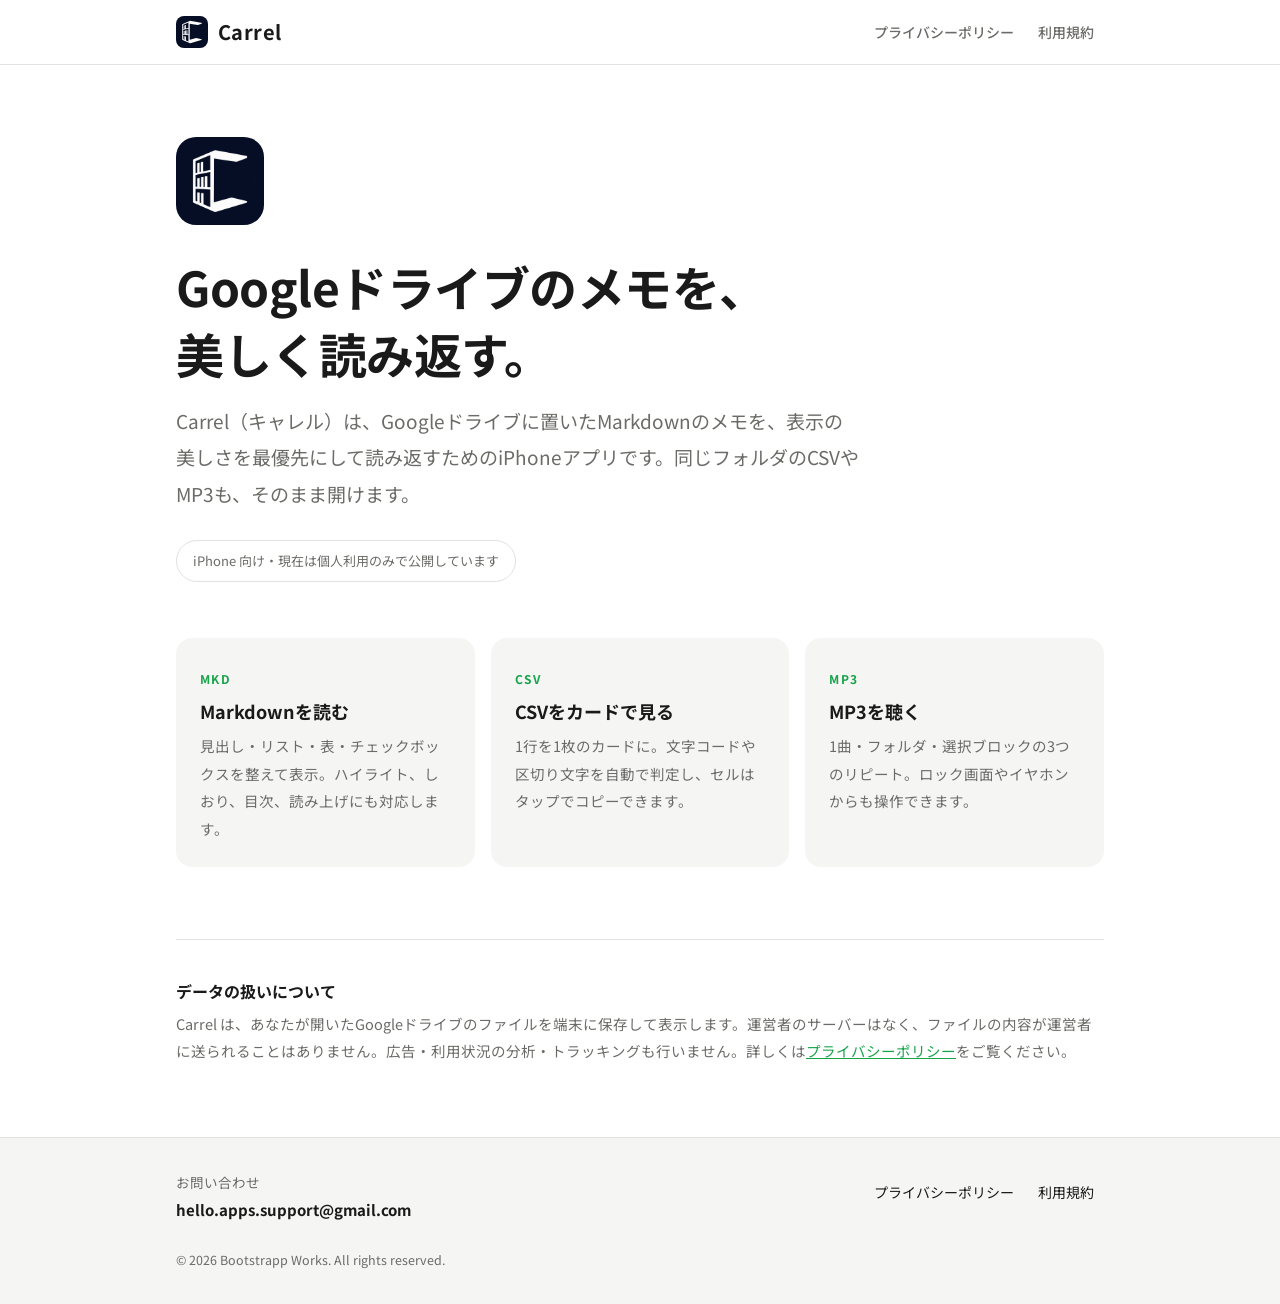
<file: index.html>
<!doctype html>
<html lang="ja">
<head>
<meta charset="utf-8">
<meta name="viewport" content="width=device-width, initial-scale=1, viewport-fit=cover">
<title>Carrel｜Googleドライブのメモを、美しく読み返す</title>
<meta name="description" content="Carrel（キャレル）は、Googleドライブに置いたMarkdownメモ・CSV・MP3を、読みやすさ最優先で開くiPhoneアプリです。">
<meta name="theme-color" content="#ffffff" media="(prefers-color-scheme: light)">
<meta name="theme-color" content="#0a0a0a" media="(prefers-color-scheme: dark)">
<link rel="icon" type="image/png" href="assets/icon.png">
<link rel="apple-touch-icon" href="assets/icon.png">
<meta property="og:type" content="website">
<meta property="og:site_name" content="Carrel">
<meta property="og:title" content="Carrel｜Googleドライブのメモを、美しく読み返す">
<meta property="og:description" content="Googleドライブに置いたMarkdownメモ・CSV・MP3を、読みやすさ最優先で開くiPhoneアプリ。">
<meta property="og:image" content="assets/icon.png">
<link rel="preconnect" href="https://fonts.googleapis.com">
<link rel="preconnect" href="https://fonts.gstatic.com" crossorigin>
<link href="https://fonts.googleapis.com/css2?family=Noto+Sans+JP:wght@400;500;700&amp;display=swap" rel="stylesheet">
<link rel="stylesheet" href="style.css">
</head>
<body>
<header class="site-header">
<div class="wrap">
<a class="brand" href="index.html"><img src="assets/icon.png" alt="">Carrel</a>
<nav class="nav" aria-label="メインメニュー">
<a href="privacy.html">プライバシーポリシー</a>
<a href="terms.html">利用規約</a>
</nav>
</div>
</header>

<main class="wrap">
<section class="hero">
<img class="hero-icon" src="assets/icon.png" alt="Carrel のアイコン">
<h1>Googleドライブのメモを、<br>美しく読み返す。</h1>
<p class="lead">Carrel（キャレル）は、Googleドライブに置いたMarkdownのメモを、表示の美しさを最優先にして読み返すためのiPhoneアプリです。同じフォルダのCSVやMP3も、そのまま開けます。</p>
<p class="badge">iPhone 向け・現在は個人利用のみで公開しています</p>
</section>

<section class="features" aria-label="主な機能">
<div class="feature">
<span class="tag">MKD</span>
<h2>Markdownを読む</h2>
<p>見出し・リスト・表・チェックボックスを整えて表示。ハイライト、しおり、目次、読み上げにも対応します。</p>
</div>
<div class="feature">
<span class="tag">CSV</span>
<h2>CSVをカードで見る</h2>
<p>1行を1枚のカードに。文字コードや区切り文字を自動で判定し、セルはタップでコピーできます。</p>
</div>
<div class="feature">
<span class="tag">MP3</span>
<h2>MP3を聴く</h2>
<p>1曲・フォルダ・選択ブロックの3つのリピート。ロック画面やイヤホンからも操作できます。</p>
</div>
</section>

<section class="note">
<h2>データの扱いについて</h2>
<p>Carrel は、あなたが開いたGoogleドライブのファイルを端末に保存して表示します。運営者のサーバーはなく、ファイルの内容が運営者に送られることはありません。広告・利用状況の分析・トラッキングも行いません。詳しくは<a href="privacy.html">プライバシーポリシー</a>をご覧ください。</p>
</section>
</main>

<footer class="site-footer">
<div class="wrap">
<div class="contact">お問い合わせ<strong>hello.apps.support@gmail.com</strong></div>
<nav aria-label="フッターメニュー">
<a href="privacy.html">プライバシーポリシー</a>
<a href="terms.html">利用規約</a>
</nav>
<p class="copy">© 2026 Bootstrapp Works. All rights reserved.</p>
</div>
</footer>
</body>
</html>
</file>
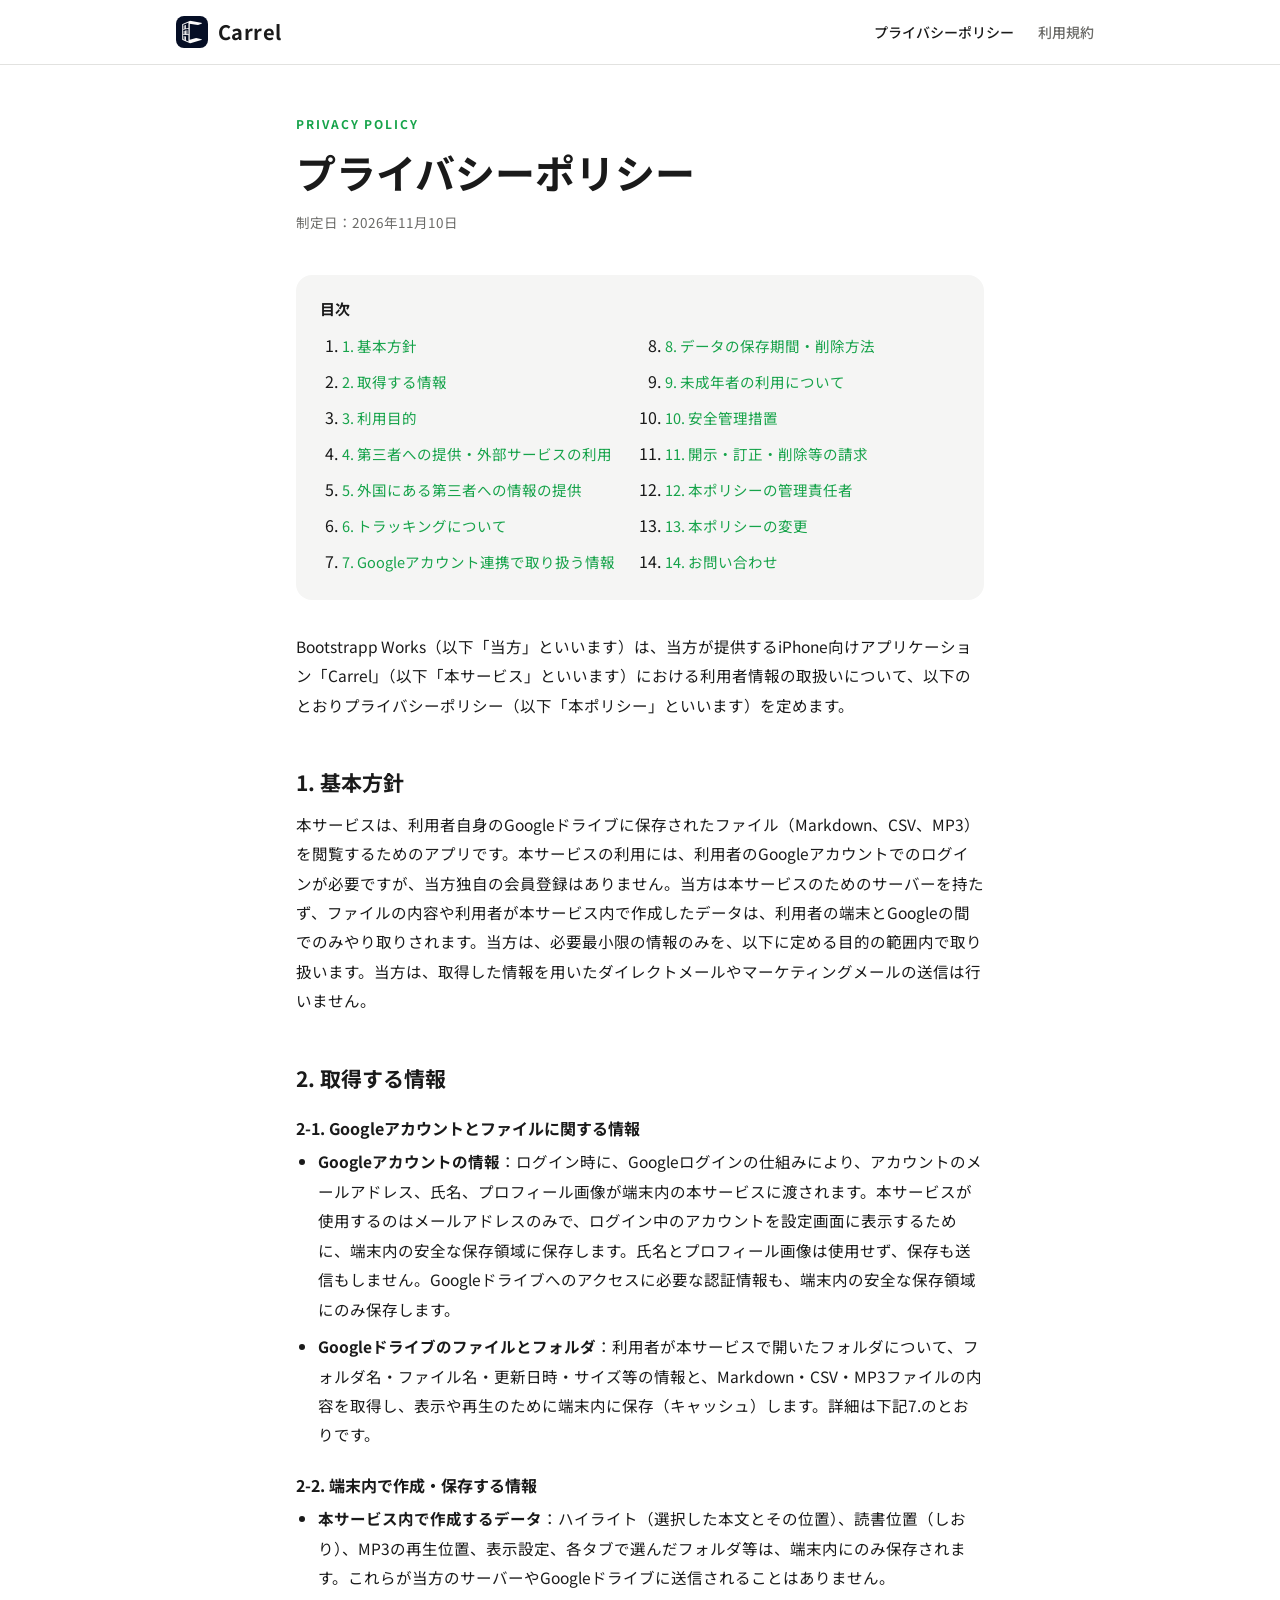
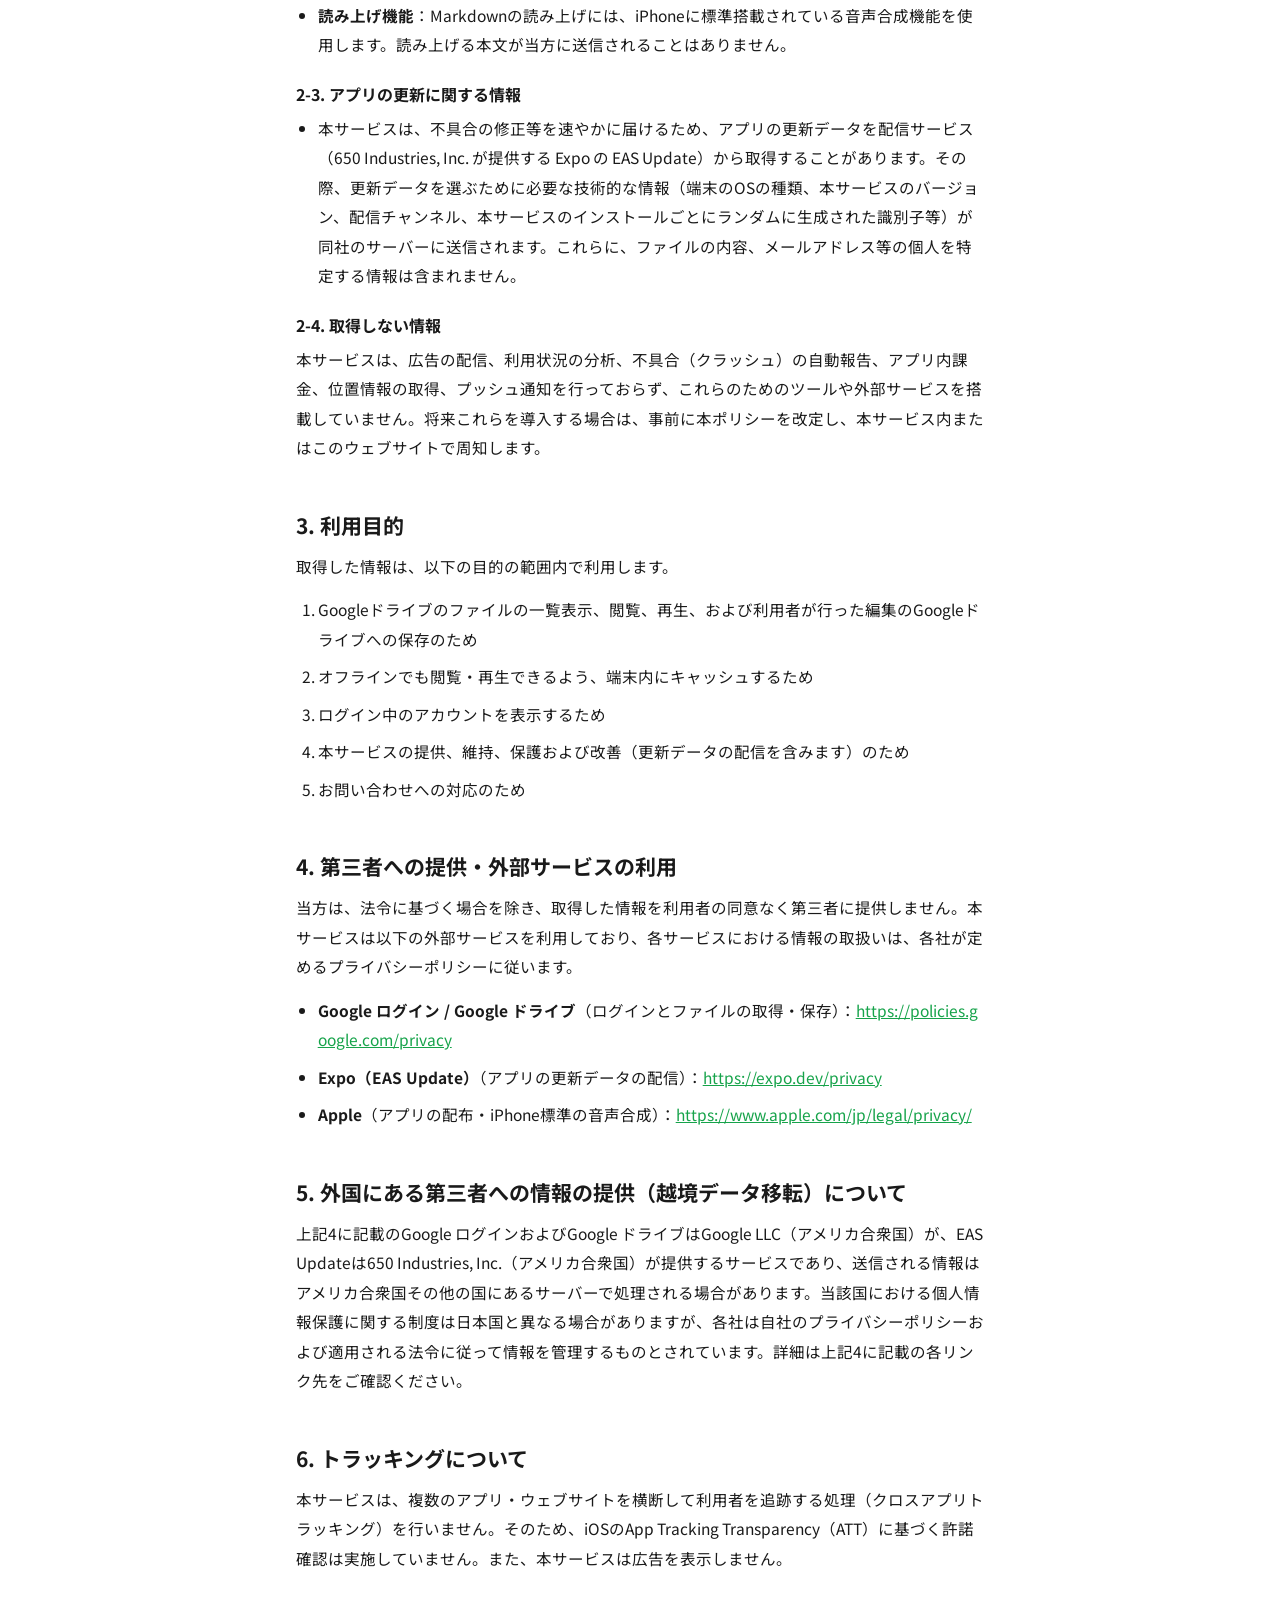
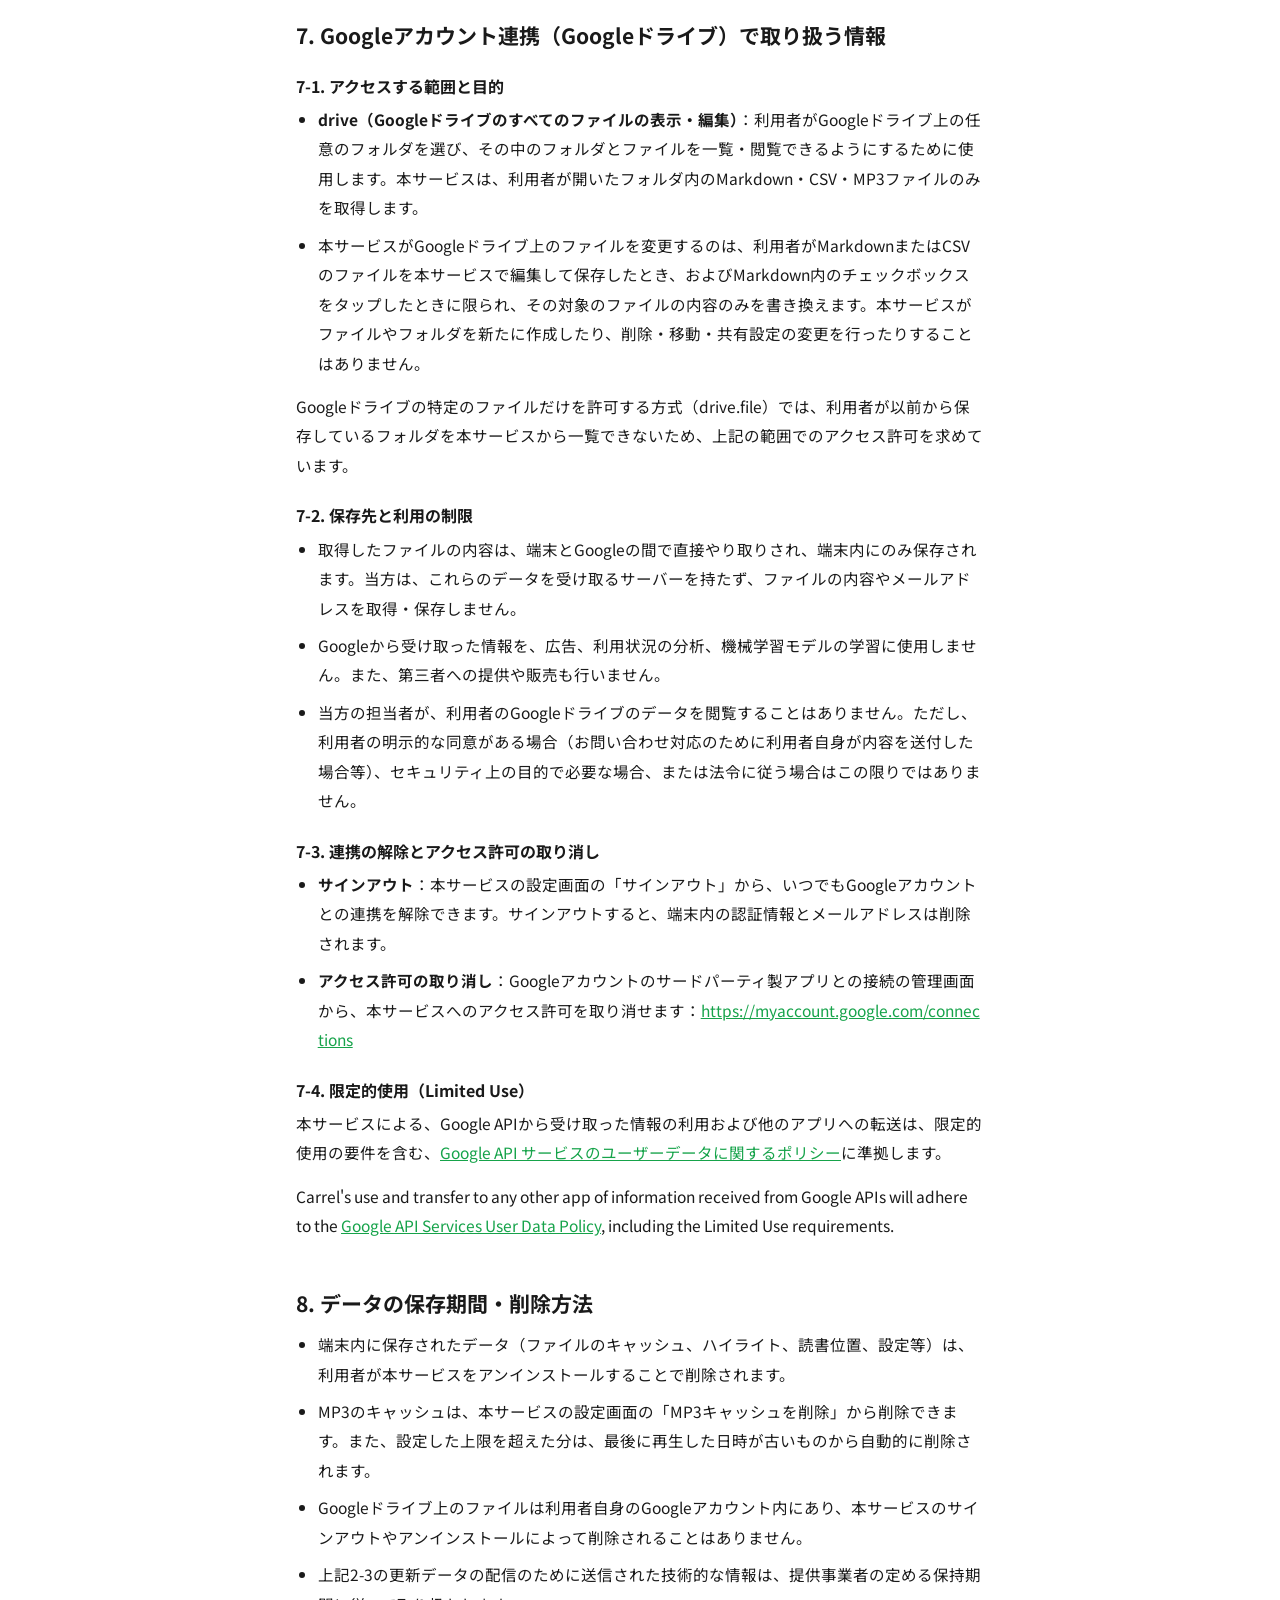
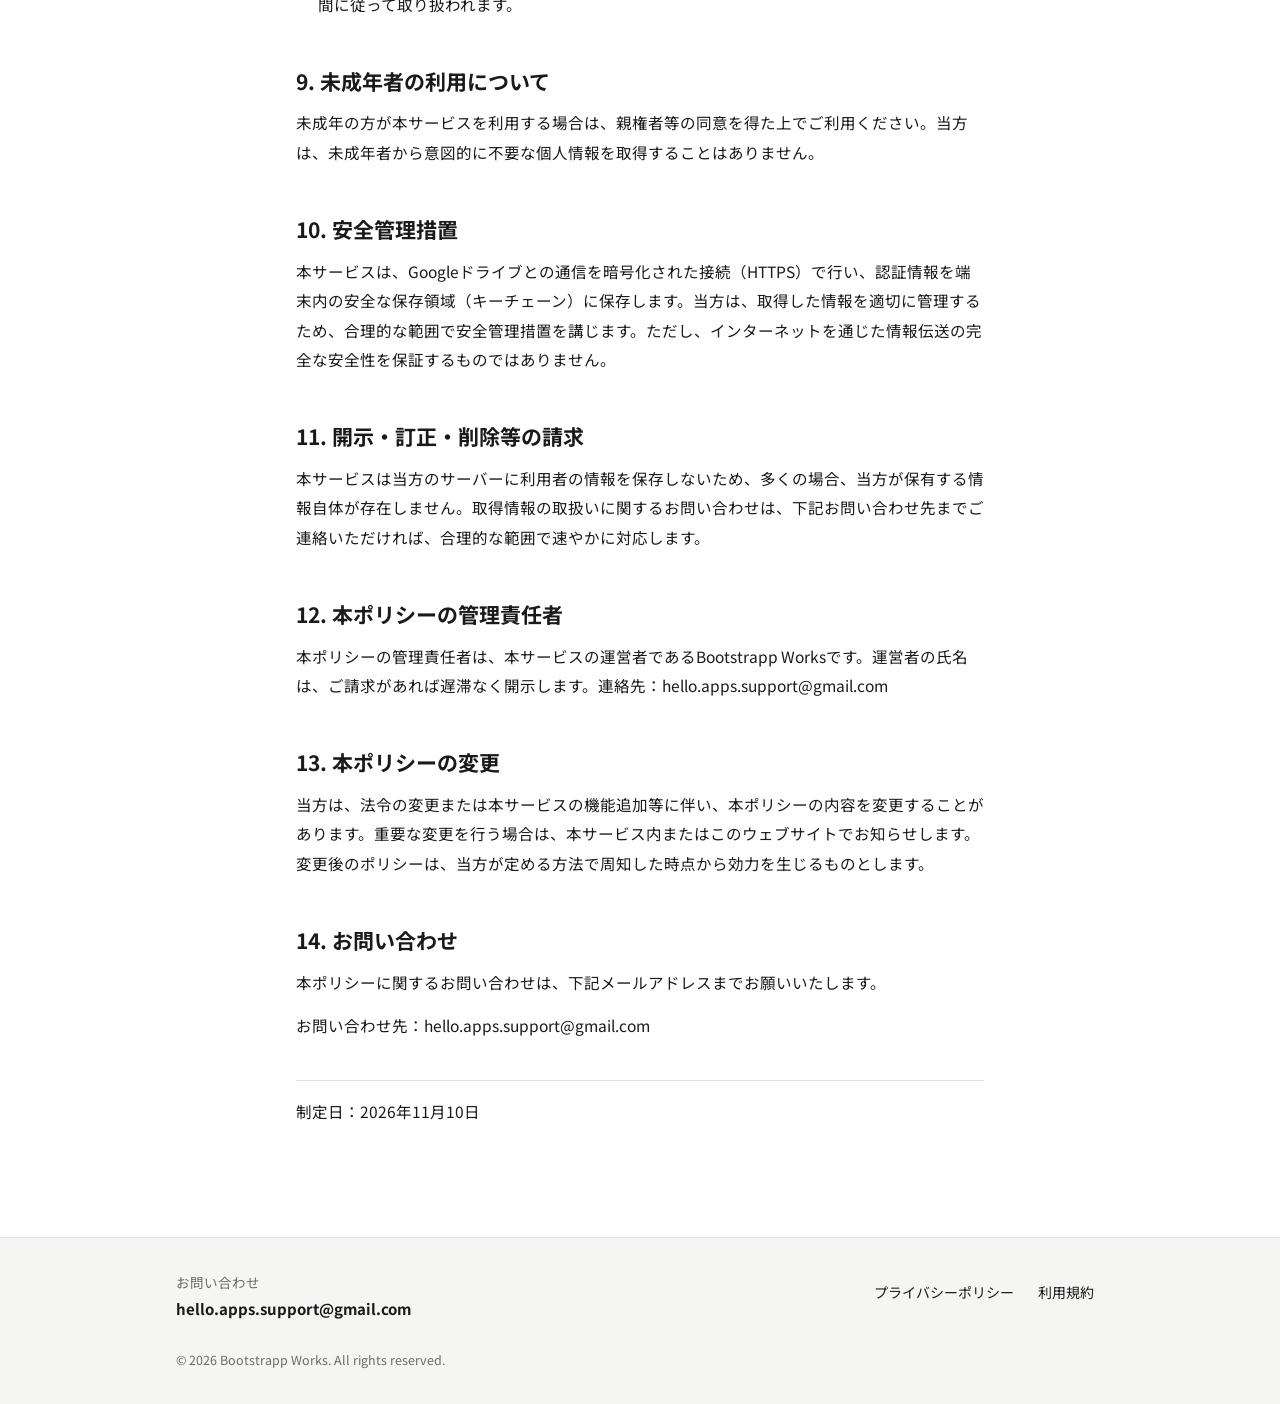
<file: privacy.html>
<!doctype html>
<html lang="ja">
<head>
<meta charset="utf-8">
<meta name="viewport" content="width=device-width, initial-scale=1, viewport-fit=cover">
<title>プライバシーポリシー｜Carrel</title>
<meta name="description" content="Carrel（キャレル）のプライバシーポリシー。">
<meta name="theme-color" content="#ffffff" media="(prefers-color-scheme: light)">
<meta name="theme-color" content="#0a0a0a" media="(prefers-color-scheme: dark)">
<link rel="icon" type="image/png" href="assets/icon.png">
<link rel="apple-touch-icon" href="assets/icon.png">
<link rel="preconnect" href="https://fonts.googleapis.com">
<link rel="preconnect" href="https://fonts.gstatic.com" crossorigin>
<link href="https://fonts.googleapis.com/css2?family=Noto+Sans+JP:wght@400;500;700&amp;display=swap" rel="stylesheet">
<link rel="stylesheet" href="style.css">
</head>
<body>
<header class="site-header">
<div class="wrap">
<a class="brand" href="index.html"><img src="assets/icon.png" alt="">Carrel</a>
<nav class="nav" aria-label="メインメニュー">
<a href="privacy.html" aria-current="page">プライバシーポリシー</a>
<a href="terms.html">利用規約</a>
</nav>
</div>
</header>

<main class="doc">
<div class="page-head">
<p class="eyebrow">PRIVACY POLICY</p>
<h1>プライバシーポリシー</h1>
<p class="date">制定日：2026年11月10日</p>
</div>

<nav class="toc" aria-label="目次">
<p>目次</p>
<ol>
<li><a href="#p1">1. 基本方針</a></li>
<li><a href="#p2">2. 取得する情報</a></li>
<li><a href="#p3">3. 利用目的</a></li>
<li><a href="#p4">4. 第三者への提供・外部サービスの利用</a></li>
<li><a href="#p5">5. 外国にある第三者への情報の提供</a></li>
<li><a href="#p6">6. トラッキングについて</a></li>
<li><a href="#google-user-data">7. Googleアカウント連携で取り扱う情報</a></li>
<li><a href="#p8">8. データの保存期間・削除方法</a></li>
<li><a href="#p9">9. 未成年者の利用について</a></li>
<li><a href="#p10">10. 安全管理措置</a></li>
<li><a href="#p11">11. 開示・訂正・削除等の請求</a></li>
<li><a href="#p12">12. 本ポリシーの管理責任者</a></li>
<li><a href="#p13">13. 本ポリシーの変更</a></li>
<li><a href="#p14">14. お問い合わせ</a></li>
</ol>
</nav>

<div class="legal">
<p>Bootstrapp Works（以下「当方」といいます）は、当方が提供するiPhone向けアプリケーション「Carrel」（以下「本サービス」といいます）における利用者情報の取扱いについて、以下のとおりプライバシーポリシー（以下「本ポリシー」といいます）を定めます。</p>

<h2 id="p1">1. 基本方針</h2>
<p>本サービスは、利用者自身のGoogleドライブに保存されたファイル（Markdown、CSV、MP3）を閲覧するためのアプリです。本サービスの利用には、利用者のGoogleアカウントでのログインが必要ですが、当方独自の会員登録はありません。当方は本サービスのためのサーバーを持たず、ファイルの内容や利用者が本サービス内で作成したデータは、利用者の端末とGoogleの間でのみやり取りされます。当方は、必要最小限の情報のみを、以下に定める目的の範囲内で取り扱います。当方は、取得した情報を用いたダイレクトメールやマーケティングメールの送信は行いません。</p>

<h2 id="p2">2. 取得する情報</h2>
<h3>2-1. Googleアカウントとファイルに関する情報</h3>
<ul>
<li><strong>Googleアカウントの情報</strong>：ログイン時に、Googleログインの仕組みにより、アカウントのメールアドレス、氏名、プロフィール画像が端末内の本サービスに渡されます。本サービスが使用するのはメールアドレスのみで、ログイン中のアカウントを設定画面に表示するために、端末内の安全な保存領域に保存します。氏名とプロフィール画像は使用せず、保存も送信もしません。Googleドライブへのアクセスに必要な認証情報も、端末内の安全な保存領域にのみ保存します。</li>
<li><strong>Googleドライブのファイルとフォルダ</strong>：利用者が本サービスで開いたフォルダについて、フォルダ名・ファイル名・更新日時・サイズ等の情報と、Markdown・CSV・MP3ファイルの内容を取得し、表示や再生のために端末内に保存（キャッシュ）します。詳細は下記7.のとおりです。</li>
</ul>
<h3>2-2. 端末内で作成・保存する情報</h3>
<ul>
<li><strong>本サービス内で作成するデータ</strong>：ハイライト（選択した本文とその位置）、読書位置（しおり）、MP3の再生位置、表示設定、各タブで選んだフォルダ等は、端末内にのみ保存されます。これらが当方のサーバーやGoogleドライブに送信されることはありません。</li>
<li><strong>読み上げ機能</strong>：Markdownの読み上げには、iPhoneに標準搭載されている音声合成機能を使用します。読み上げる本文が当方に送信されることはありません。</li>
</ul>
<h3>2-3. アプリの更新に関する情報</h3>
<ul>
<li>本サービスは、不具合の修正等を速やかに届けるため、アプリの更新データを配信サービス（650 Industries, Inc. が提供する Expo の EAS Update）から取得することがあります。その際、更新データを選ぶために必要な技術的な情報（端末のOSの種類、本サービスのバージョン、配信チャンネル、本サービスのインストールごとにランダムに生成された識別子等）が同社のサーバーに送信されます。これらに、ファイルの内容、メールアドレス等の個人を特定する情報は含まれません。</li>
</ul>
<h3>2-4. 取得しない情報</h3>
<p>本サービスは、広告の配信、利用状況の分析、不具合（クラッシュ）の自動報告、アプリ内課金、位置情報の取得、プッシュ通知を行っておらず、これらのためのツールや外部サービスを搭載していません。将来これらを導入する場合は、事前に本ポリシーを改定し、本サービス内またはこのウェブサイトで周知します。</p>

<h2 id="p3">3. 利用目的</h2>
<p>取得した情報は、以下の目的の範囲内で利用します。</p>
<ol>
<li>Googleドライブのファイルの一覧表示、閲覧、再生、および利用者が行った編集のGoogleドライブへの保存のため</li>
<li>オフラインでも閲覧・再生できるよう、端末内にキャッシュするため</li>
<li>ログイン中のアカウントを表示するため</li>
<li>本サービスの提供、維持、保護および改善（更新データの配信を含みます）のため</li>
<li>お問い合わせへの対応のため</li>
</ol>

<h2 id="p4">4. 第三者への提供・外部サービスの利用</h2>
<p>当方は、法令に基づく場合を除き、取得した情報を利用者の同意なく第三者に提供しません。本サービスは以下の外部サービスを利用しており、各サービスにおける情報の取扱いは、各社が定めるプライバシーポリシーに従います。</p>
<ul>
<li><strong>Google ログイン / Google ドライブ</strong>（ログインとファイルの取得・保存）：<a href="https://policies.google.com/privacy">https://policies.google.com/privacy</a></li>
<li><strong>Expo（EAS Update）</strong>（アプリの更新データの配信）：<a href="https://expo.dev/privacy">https://expo.dev/privacy</a></li>
<li><strong>Apple</strong>（アプリの配布・iPhone標準の音声合成）：<a href="https://www.apple.com/jp/legal/privacy/">https://www.apple.com/jp/legal/privacy/</a></li>
</ul>

<h2 id="p5">5. 外国にある第三者への情報の提供（越境データ移転）について</h2>
<p>上記4に記載のGoogle ログインおよびGoogle ドライブはGoogle LLC（アメリカ合衆国）が、EAS Updateは650 Industries, Inc.（アメリカ合衆国）が提供するサービスであり、送信される情報はアメリカ合衆国その他の国にあるサーバーで処理される場合があります。当該国における個人情報保護に関する制度は日本国と異なる場合がありますが、各社は自社のプライバシーポリシーおよび適用される法令に従って情報を管理するものとされています。詳細は上記4に記載の各リンク先をご確認ください。</p>

<h2 id="p6">6. トラッキングについて</h2>
<p>本サービスは、複数のアプリ・ウェブサイトを横断して利用者を追跡する処理（クロスアプリトラッキング）を行いません。そのため、iOSのApp Tracking Transparency（ATT）に基づく許諾確認は実施していません。また、本サービスは広告を表示しません。</p>

<h2 id="google-user-data">7. Googleアカウント連携（Googleドライブ）で取り扱う情報</h2>
<h3>7-1. アクセスする範囲と目的</h3>
<ul>
<li><strong>drive（Googleドライブのすべてのファイルの表示・編集）</strong>：利用者がGoogleドライブ上の任意のフォルダを選び、その中のフォルダとファイルを一覧・閲覧できるようにするために使用します。本サービスは、利用者が開いたフォルダ内のMarkdown・CSV・MP3ファイルのみを取得します。</li>
<li>本サービスがGoogleドライブ上のファイルを変更するのは、利用者がMarkdownまたはCSVのファイルを本サービスで編集して保存したとき、およびMarkdown内のチェックボックスをタップしたときに限られ、その対象のファイルの内容のみを書き換えます。本サービスがファイルやフォルダを新たに作成したり、削除・移動・共有設定の変更を行ったりすることはありません。</li>
</ul>
<p>Googleドライブの特定のファイルだけを許可する方式（drive.file）では、利用者が以前から保存しているフォルダを本サービスから一覧できないため、上記の範囲でのアクセス許可を求めています。</p>
<h3>7-2. 保存先と利用の制限</h3>
<ul>
<li>取得したファイルの内容は、端末とGoogleの間で直接やり取りされ、端末内にのみ保存されます。当方は、これらのデータを受け取るサーバーを持たず、ファイルの内容やメールアドレスを取得・保存しません。</li>
<li>Googleから受け取った情報を、広告、利用状況の分析、機械学習モデルの学習に使用しません。また、第三者への提供や販売も行いません。</li>
<li>当方の担当者が、利用者のGoogleドライブのデータを閲覧することはありません。ただし、利用者の明示的な同意がある場合（お問い合わせ対応のために利用者自身が内容を送付した場合等）、セキュリティ上の目的で必要な場合、または法令に従う場合はこの限りではありません。</li>
</ul>
<h3>7-3. 連携の解除とアクセス許可の取り消し</h3>
<ul>
<li><strong>サインアウト</strong>：本サービスの設定画面の「サインアウト」から、いつでもGoogleアカウントとの連携を解除できます。サインアウトすると、端末内の認証情報とメールアドレスは削除されます。</li>
<li><strong>アクセス許可の取り消し</strong>：Googleアカウントのサードパーティ製アプリとの接続の管理画面から、本サービスへのアクセス許可を取り消せます：<a href="https://myaccount.google.com/connections">https://myaccount.google.com/connections</a></li>
</ul>
<h3>7-4. 限定的使用（Limited Use）</h3>
<p>本サービスによる、Google APIから受け取った情報の利用および他のアプリへの転送は、限定的使用の要件を含む、<a href="https://developers.google.com/terms/api-services-user-data-policy">Google API サービスのユーザーデータに関するポリシー</a>に準拠します。</p>
<p>Carrel's use and transfer to any other app of information received from Google APIs will adhere to the <a href="https://developers.google.com/terms/api-services-user-data-policy">Google API Services User Data Policy</a>, including the Limited Use requirements.</p>

<h2 id="p8">8. データの保存期間・削除方法</h2>
<ul>
<li>端末内に保存されたデータ（ファイルのキャッシュ、ハイライト、読書位置、設定等）は、利用者が本サービスをアンインストールすることで削除されます。</li>
<li>MP3のキャッシュは、本サービスの設定画面の「MP3キャッシュを削除」から削除できます。また、設定した上限を超えた分は、最後に再生した日時が古いものから自動的に削除されます。</li>
<li>Googleドライブ上のファイルは利用者自身のGoogleアカウント内にあり、本サービスのサインアウトやアンインストールによって削除されることはありません。</li>
<li>上記2-3の更新データの配信のために送信された技術的な情報は、提供事業者の定める保持期間に従って取り扱われます。</li>
</ul>

<h2 id="p9">9. 未成年者の利用について</h2>
<p>未成年の方が本サービスを利用する場合は、親権者等の同意を得た上でご利用ください。当方は、未成年者から意図的に不要な個人情報を取得することはありません。</p>

<h2 id="p10">10. 安全管理措置</h2>
<p>本サービスは、Googleドライブとの通信を暗号化された接続（HTTPS）で行い、認証情報を端末内の安全な保存領域（キーチェーン）に保存します。当方は、取得した情報を適切に管理するため、合理的な範囲で安全管理措置を講じます。ただし、インターネットを通じた情報伝送の完全な安全性を保証するものではありません。</p>

<h2 id="p11">11. 開示・訂正・削除等の請求</h2>
<p>本サービスは当方のサーバーに利用者の情報を保存しないため、多くの場合、当方が保有する情報自体が存在しません。取得情報の取扱いに関するお問い合わせは、下記お問い合わせ先までご連絡いただければ、合理的な範囲で速やかに対応します。</p>

<h2 id="p12">12. 本ポリシーの管理責任者</h2>
<p>本ポリシーの管理責任者は、本サービスの運営者であるBootstrapp Worksです。運営者の氏名は、ご請求があれば遅滞なく開示します。連絡先：hello.apps.support@gmail.com</p>

<h2 id="p13">13. 本ポリシーの変更</h2>
<p>当方は、法令の変更または本サービスの機能追加等に伴い、本ポリシーの内容を変更することがあります。重要な変更を行う場合は、本サービス内またはこのウェブサイトでお知らせします。変更後のポリシーは、当方が定める方法で周知した時点から効力を生じるものとします。</p>

<h2 id="p14">14. お問い合わせ</h2>
<p>本ポリシーに関するお問い合わせは、下記メールアドレスまでお願いいたします。</p>
<p>お問い合わせ先：hello.apps.support@gmail.com</p>
<hr>
<p>制定日：2026年11月10日</p>
</div>
</main>

<footer class="site-footer">
<div class="wrap">
<div class="contact">お問い合わせ<strong>hello.apps.support@gmail.com</strong></div>
<nav aria-label="フッターメニュー">
<a href="privacy.html">プライバシーポリシー</a>
<a href="terms.html">利用規約</a>
</nav>
<p class="copy">© 2026 Bootstrapp Works. All rights reserved.</p>
</div>
</footer>
</body>
</html>
</file>
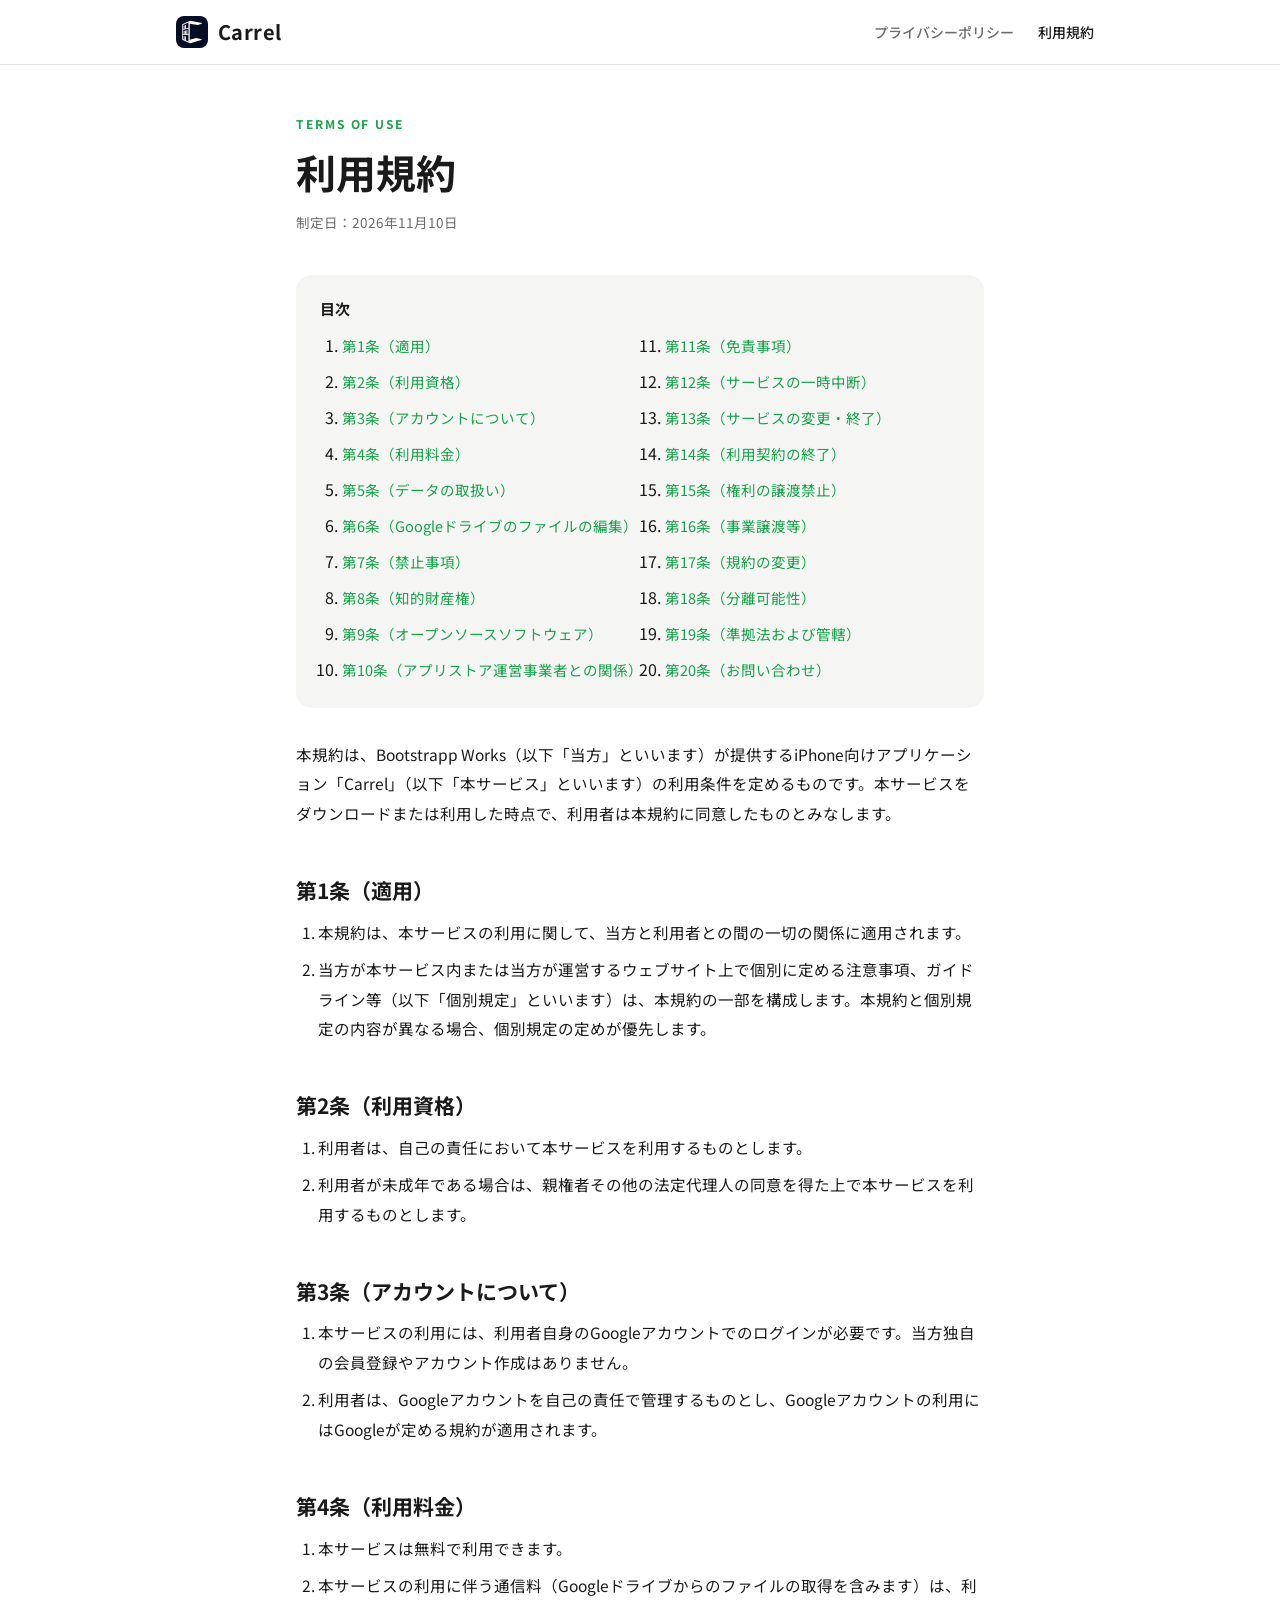
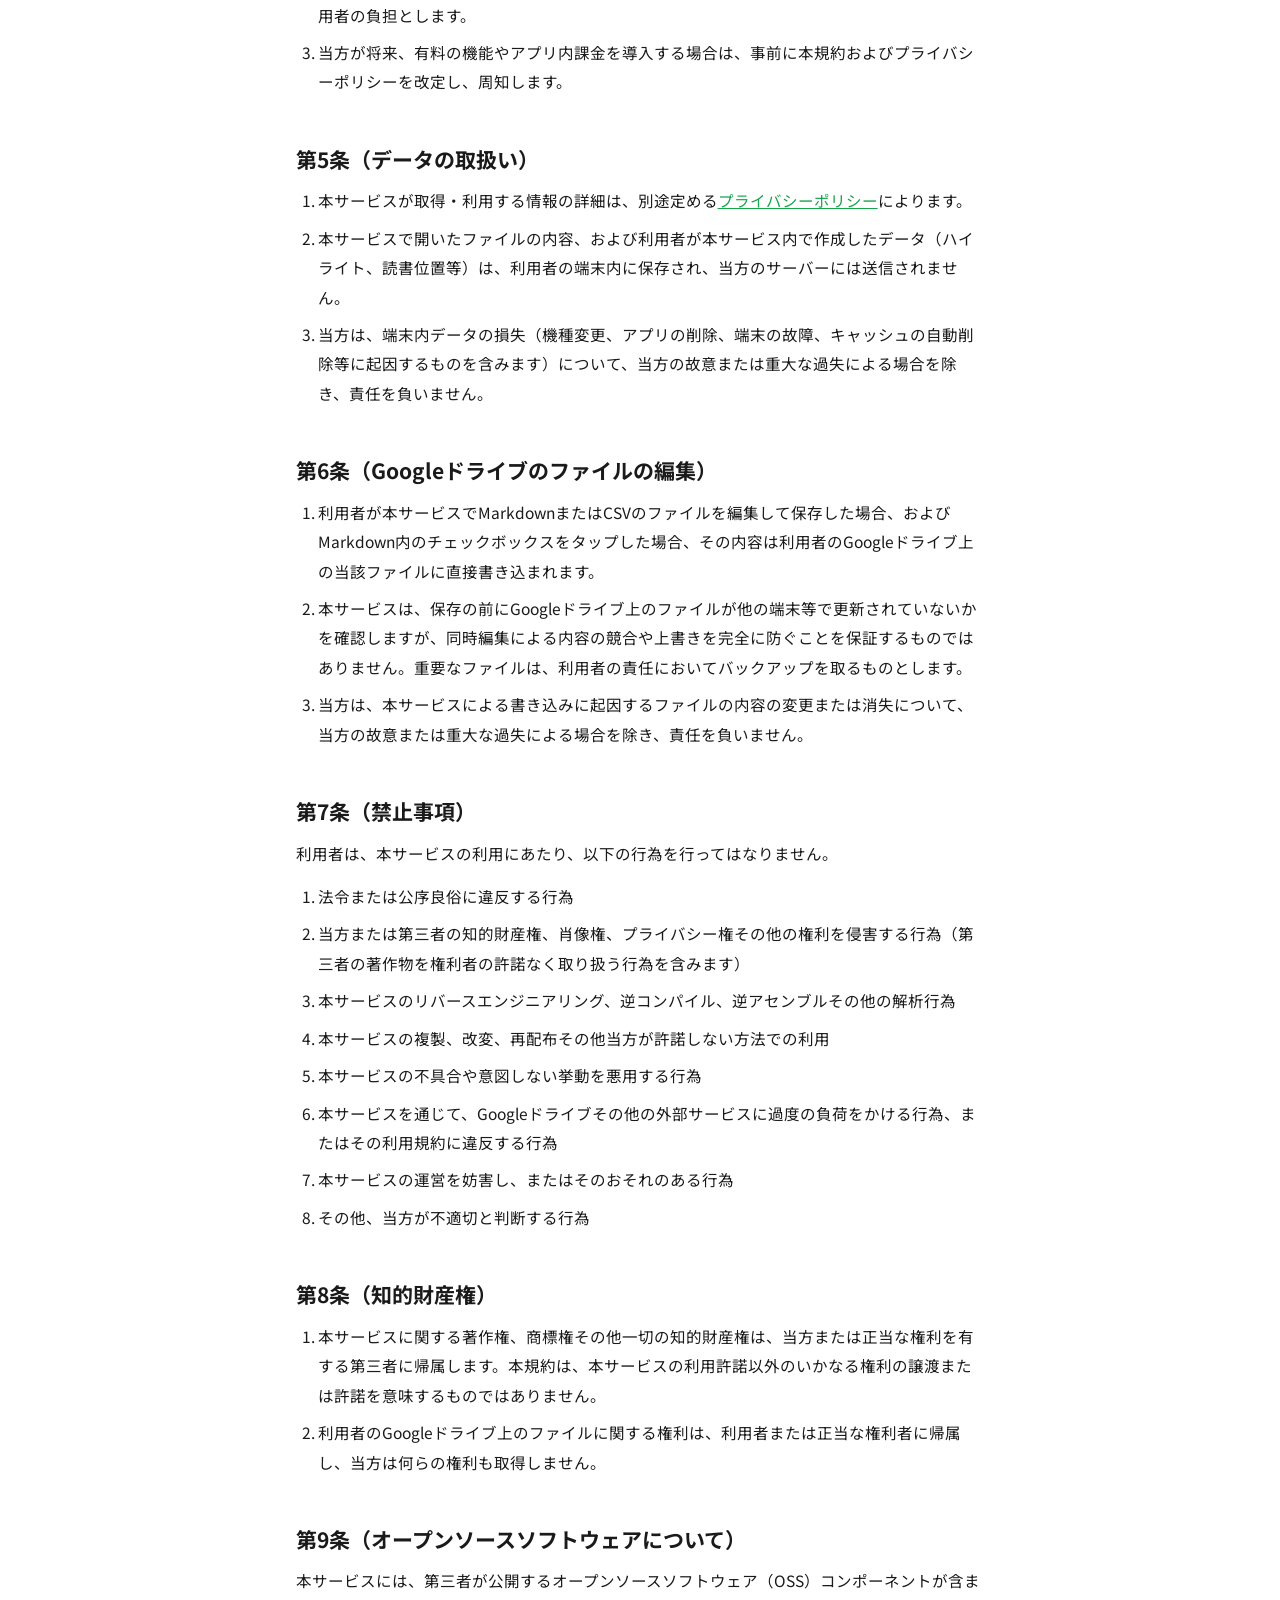
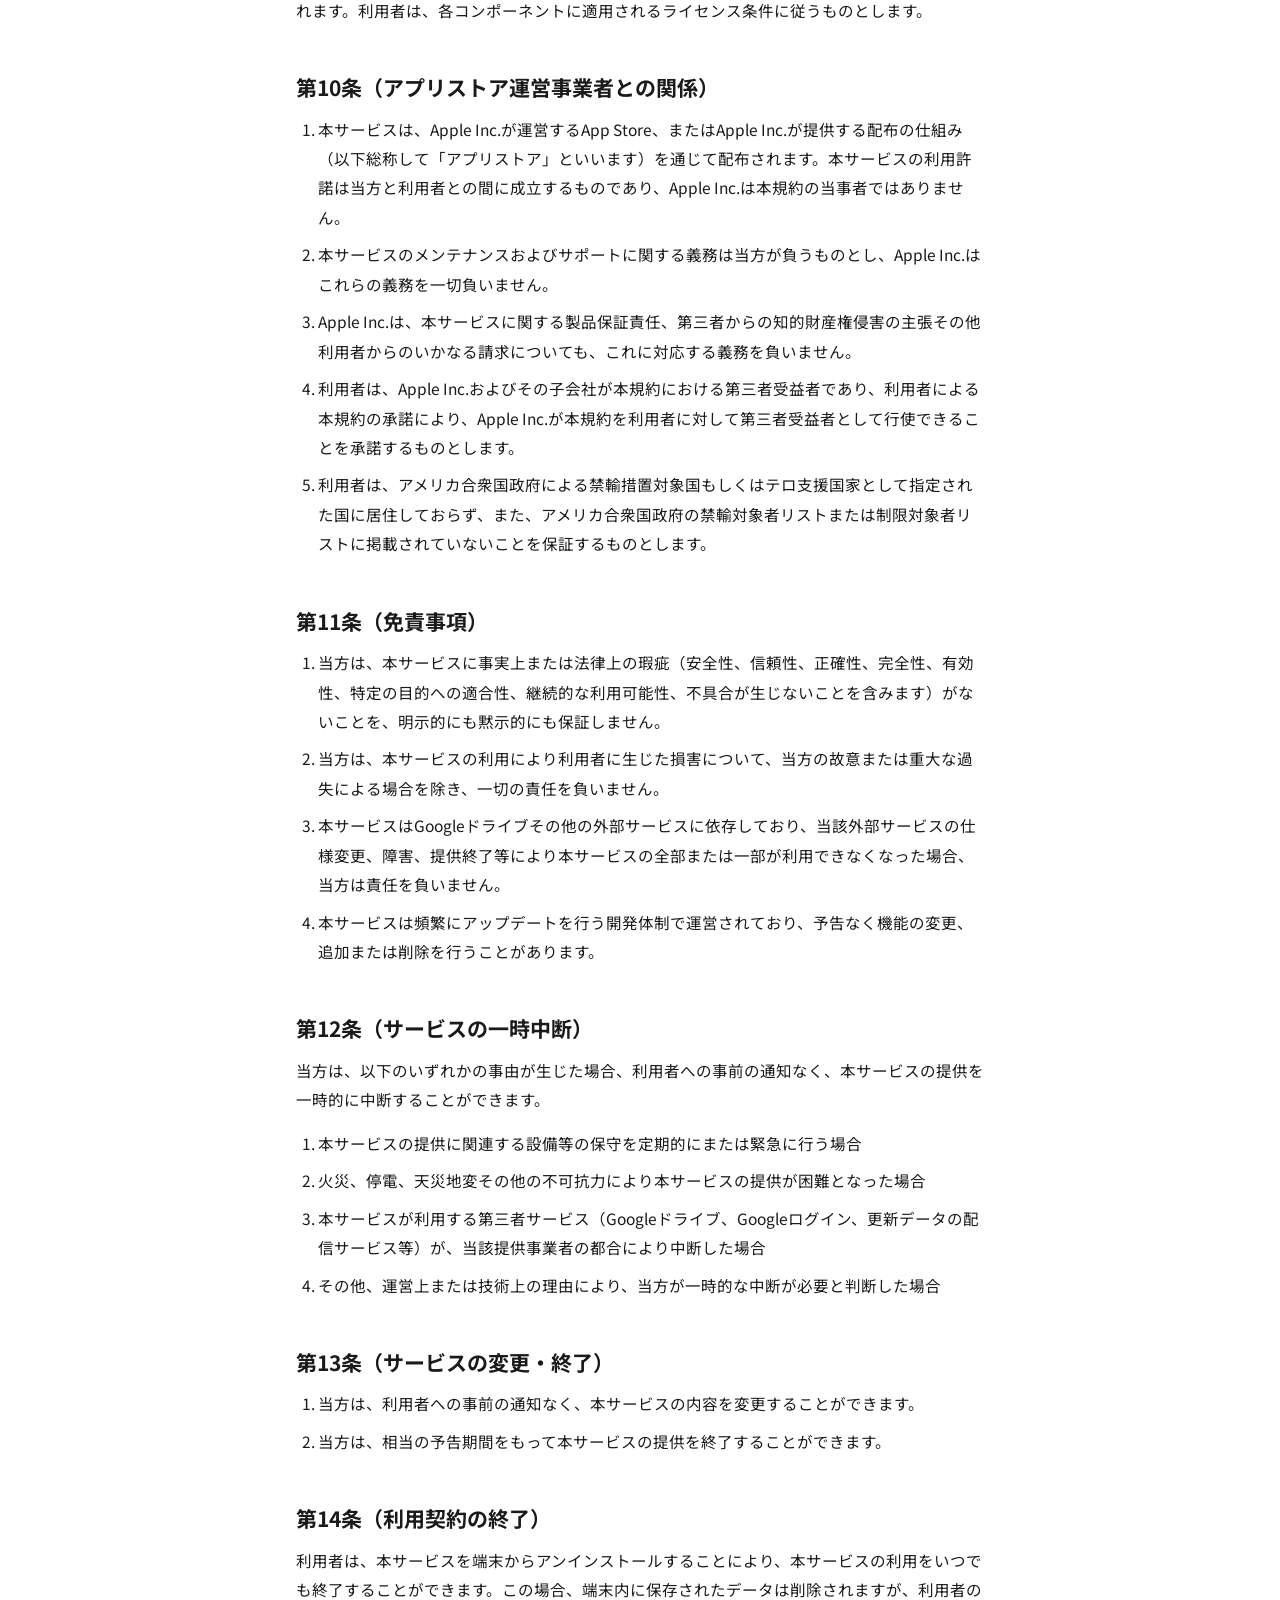
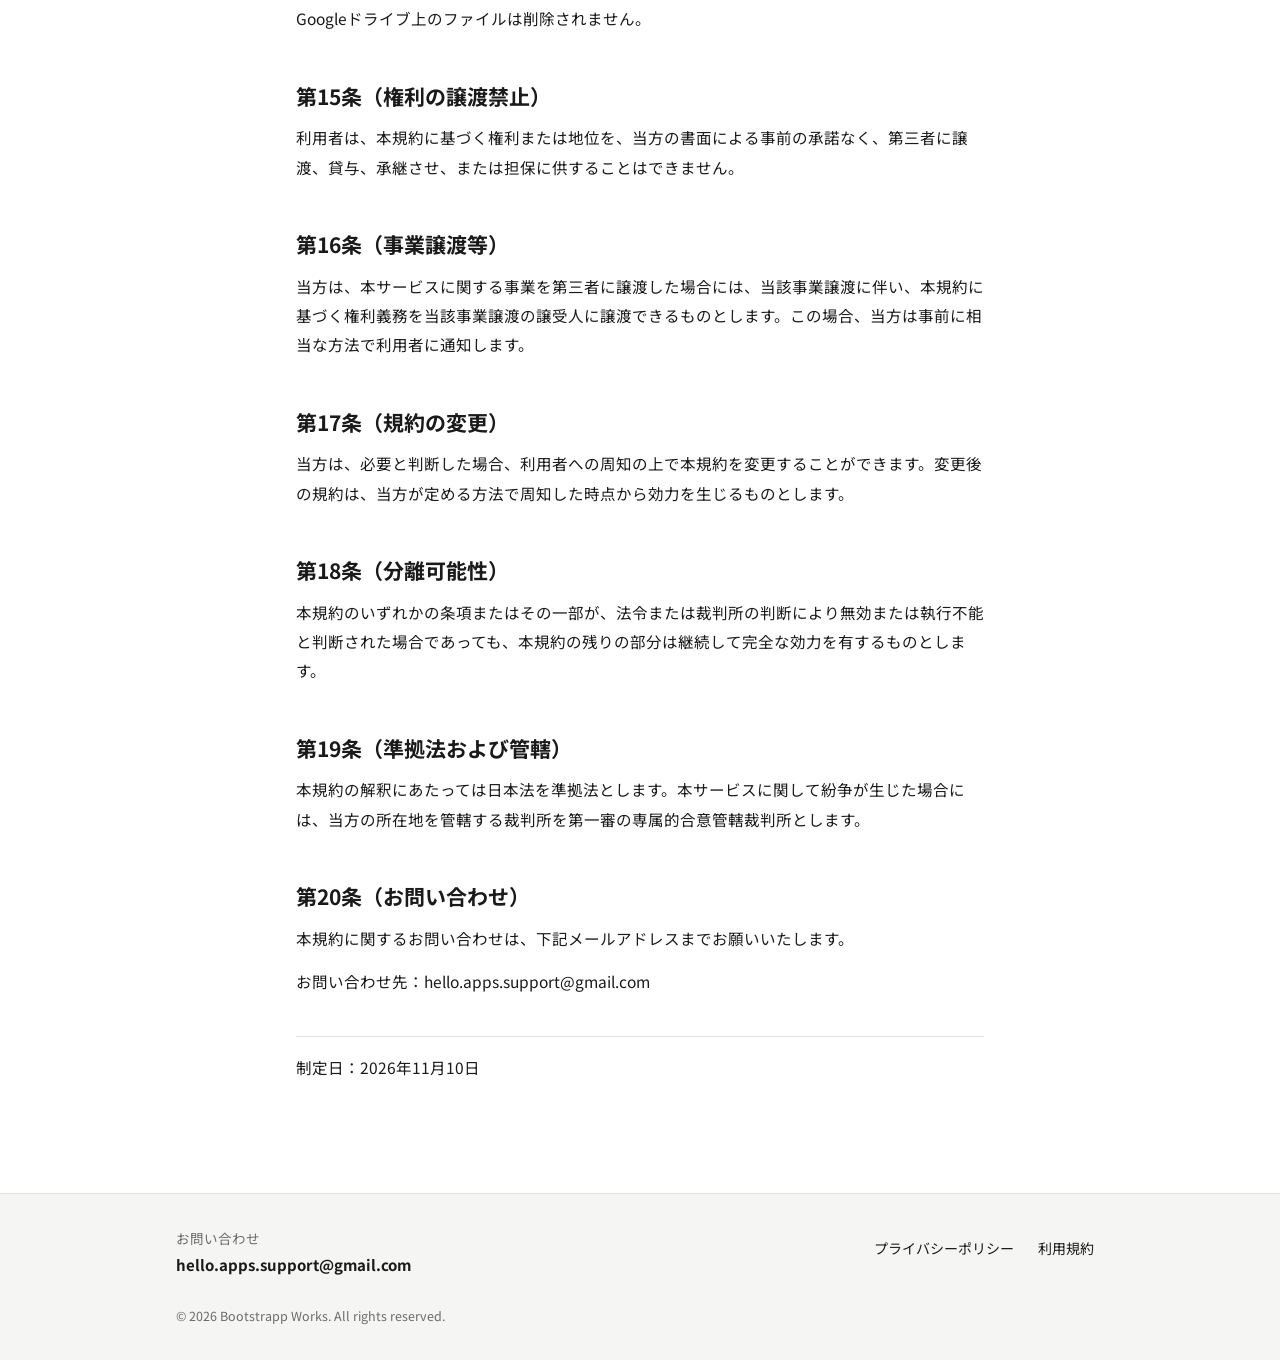
<file: terms.html>
<!doctype html>
<html lang="ja">
<head>
<meta charset="utf-8">
<meta name="viewport" content="width=device-width, initial-scale=1, viewport-fit=cover">
<title>利用規約｜Carrel</title>
<meta name="description" content="Carrel（キャレル）の利用規約。">
<meta name="theme-color" content="#ffffff" media="(prefers-color-scheme: light)">
<meta name="theme-color" content="#0a0a0a" media="(prefers-color-scheme: dark)">
<link rel="icon" type="image/png" href="assets/icon.png">
<link rel="apple-touch-icon" href="assets/icon.png">
<link rel="preconnect" href="https://fonts.googleapis.com">
<link rel="preconnect" href="https://fonts.gstatic.com" crossorigin>
<link href="https://fonts.googleapis.com/css2?family=Noto+Sans+JP:wght@400;500;700&amp;display=swap" rel="stylesheet">
<link rel="stylesheet" href="style.css">
</head>
<body>
<header class="site-header">
<div class="wrap">
<a class="brand" href="index.html"><img src="assets/icon.png" alt="">Carrel</a>
<nav class="nav" aria-label="メインメニュー">
<a href="privacy.html">プライバシーポリシー</a>
<a href="terms.html" aria-current="page">利用規約</a>
</nav>
</div>
</header>

<main class="doc">
<div class="page-head">
<p class="eyebrow">TERMS OF USE</p>
<h1>利用規約</h1>
<p class="date">制定日：2026年11月10日</p>
</div>

<nav class="toc" aria-label="目次">
<p>目次</p>
<ol>
<li><a href="#t1">第1条（適用）</a></li>
<li><a href="#t2">第2条（利用資格）</a></li>
<li><a href="#t3">第3条（アカウントについて）</a></li>
<li><a href="#t4">第4条（利用料金）</a></li>
<li><a href="#t5">第5条（データの取扱い）</a></li>
<li><a href="#t6">第6条（Googleドライブのファイルの編集）</a></li>
<li><a href="#t7">第7条（禁止事項）</a></li>
<li><a href="#t8">第8条（知的財産権）</a></li>
<li><a href="#t9">第9条（オープンソースソフトウェア）</a></li>
<li><a href="#t10">第10条（アプリストア運営事業者との関係）</a></li>
<li><a href="#t11">第11条（免責事項）</a></li>
<li><a href="#t12">第12条（サービスの一時中断）</a></li>
<li><a href="#t13">第13条（サービスの変更・終了）</a></li>
<li><a href="#t14">第14条（利用契約の終了）</a></li>
<li><a href="#t15">第15条（権利の譲渡禁止）</a></li>
<li><a href="#t16">第16条（事業譲渡等）</a></li>
<li><a href="#t17">第17条（規約の変更）</a></li>
<li><a href="#t18">第18条（分離可能性）</a></li>
<li><a href="#t19">第19条（準拠法および管轄）</a></li>
<li><a href="#t20">第20条（お問い合わせ）</a></li>
</ol>
</nav>

<div class="legal">
<p>本規約は、Bootstrapp Works（以下「当方」といいます）が提供するiPhone向けアプリケーション「Carrel」（以下「本サービス」といいます）の利用条件を定めるものです。本サービスをダウンロードまたは利用した時点で、利用者は本規約に同意したものとみなします。</p>

<h2 id="t1">第1条（適用）</h2>
<ol>
<li>本規約は、本サービスの利用に関して、当方と利用者との間の一切の関係に適用されます。</li>
<li>当方が本サービス内または当方が運営するウェブサイト上で個別に定める注意事項、ガイドライン等（以下「個別規定」といいます）は、本規約の一部を構成します。本規約と個別規定の内容が異なる場合、個別規定の定めが優先します。</li>
</ol>

<h2 id="t2">第2条（利用資格）</h2>
<ol>
<li>利用者は、自己の責任において本サービスを利用するものとします。</li>
<li>利用者が未成年である場合は、親権者その他の法定代理人の同意を得た上で本サービスを利用するものとします。</li>
</ol>

<h2 id="t3">第3条（アカウントについて）</h2>
<ol>
<li>本サービスの利用には、利用者自身のGoogleアカウントでのログインが必要です。当方独自の会員登録やアカウント作成はありません。</li>
<li>利用者は、Googleアカウントを自己の責任で管理するものとし、Googleアカウントの利用にはGoogleが定める規約が適用されます。</li>
</ol>

<h2 id="t4">第4条（利用料金）</h2>
<ol>
<li>本サービスは無料で利用できます。</li>
<li>本サービスの利用に伴う通信料（Googleドライブからのファイルの取得を含みます）は、利用者の負担とします。</li>
<li>当方が将来、有料の機能やアプリ内課金を導入する場合は、事前に本規約およびプライバシーポリシーを改定し、周知します。</li>
</ol>

<h2 id="t5">第5条（データの取扱い）</h2>
<ol>
<li>本サービスが取得・利用する情報の詳細は、別途定める<a href="privacy.html">プライバシーポリシー</a>によります。</li>
<li>本サービスで開いたファイルの内容、および利用者が本サービス内で作成したデータ（ハイライト、読書位置等）は、利用者の端末内に保存され、当方のサーバーには送信されません。</li>
<li>当方は、端末内データの損失（機種変更、アプリの削除、端末の故障、キャッシュの自動削除等に起因するものを含みます）について、当方の故意または重大な過失による場合を除き、責任を負いません。</li>
</ol>

<h2 id="t6">第6条（Googleドライブのファイルの編集）</h2>
<ol>
<li>利用者が本サービスでMarkdownまたはCSVのファイルを編集して保存した場合、およびMarkdown内のチェックボックスをタップした場合、その内容は利用者のGoogleドライブ上の当該ファイルに直接書き込まれます。</li>
<li>本サービスは、保存の前にGoogleドライブ上のファイルが他の端末等で更新されていないかを確認しますが、同時編集による内容の競合や上書きを完全に防ぐことを保証するものではありません。重要なファイルは、利用者の責任においてバックアップを取るものとします。</li>
<li>当方は、本サービスによる書き込みに起因するファイルの内容の変更または消失について、当方の故意または重大な過失による場合を除き、責任を負いません。</li>
</ol>

<h2 id="t7">第7条（禁止事項）</h2>
<p>利用者は、本サービスの利用にあたり、以下の行為を行ってはなりません。</p>
<ol>
<li>法令または公序良俗に違反する行為</li>
<li>当方または第三者の知的財産権、肖像権、プライバシー権その他の権利を侵害する行為（第三者の著作物を権利者の許諾なく取り扱う行為を含みます）</li>
<li>本サービスのリバースエンジニアリング、逆コンパイル、逆アセンブルその他の解析行為</li>
<li>本サービスの複製、改変、再配布その他当方が許諾しない方法での利用</li>
<li>本サービスの不具合や意図しない挙動を悪用する行為</li>
<li>本サービスを通じて、Googleドライブその他の外部サービスに過度の負荷をかける行為、またはその利用規約に違反する行為</li>
<li>本サービスの運営を妨害し、またはそのおそれのある行為</li>
<li>その他、当方が不適切と判断する行為</li>
</ol>

<h2 id="t8">第8条（知的財産権）</h2>
<ol>
<li>本サービスに関する著作権、商標権その他一切の知的財産権は、当方または正当な権利を有する第三者に帰属します。本規約は、本サービスの利用許諾以外のいかなる権利の譲渡または許諾を意味するものではありません。</li>
<li>利用者のGoogleドライブ上のファイルに関する権利は、利用者または正当な権利者に帰属し、当方は何らの権利も取得しません。</li>
</ol>

<h2 id="t9">第9条（オープンソースソフトウェアについて）</h2>
<p>本サービスには、第三者が公開するオープンソースソフトウェア（OSS）コンポーネントが含まれます。利用者は、各コンポーネントに適用されるライセンス条件に従うものとします。</p>

<h2 id="t10">第10条（アプリストア運営事業者との関係）</h2>
<ol>
<li>本サービスは、Apple Inc.が運営するApp Store、またはApple Inc.が提供する配布の仕組み（以下総称して「アプリストア」といいます）を通じて配布されます。本サービスの利用許諾は当方と利用者との間に成立するものであり、Apple Inc.は本規約の当事者ではありません。</li>
<li>本サービスのメンテナンスおよびサポートに関する義務は当方が負うものとし、Apple Inc.はこれらの義務を一切負いません。</li>
<li>Apple Inc.は、本サービスに関する製品保証責任、第三者からの知的財産権侵害の主張その他利用者からのいかなる請求についても、これに対応する義務を負いません。</li>
<li>利用者は、Apple Inc.およびその子会社が本規約における第三者受益者であり、利用者による本規約の承諾により、Apple Inc.が本規約を利用者に対して第三者受益者として行使できることを承諾するものとします。</li>
<li>利用者は、アメリカ合衆国政府による禁輸措置対象国もしくはテロ支援国家として指定された国に居住しておらず、また、アメリカ合衆国政府の禁輸対象者リストまたは制限対象者リストに掲載されていないことを保証するものとします。</li>
</ol>

<h2 id="t11">第11条（免責事項）</h2>
<ol>
<li>当方は、本サービスに事実上または法律上の瑕疵（安全性、信頼性、正確性、完全性、有効性、特定の目的への適合性、継続的な利用可能性、不具合が生じないことを含みます）がないことを、明示的にも黙示的にも保証しません。</li>
<li>当方は、本サービスの利用により利用者に生じた損害について、当方の故意または重大な過失による場合を除き、一切の責任を負いません。</li>
<li>本サービスはGoogleドライブその他の外部サービスに依存しており、当該外部サービスの仕様変更、障害、提供終了等により本サービスの全部または一部が利用できなくなった場合、当方は責任を負いません。</li>
<li>本サービスは頻繁にアップデートを行う開発体制で運営されており、予告なく機能の変更、追加または削除を行うことがあります。</li>
</ol>

<h2 id="t12">第12条（サービスの一時中断）</h2>
<p>当方は、以下のいずれかの事由が生じた場合、利用者への事前の通知なく、本サービスの提供を一時的に中断することができます。</p>
<ol>
<li>本サービスの提供に関連する設備等の保守を定期的にまたは緊急に行う場合</li>
<li>火災、停電、天災地変その他の不可抗力により本サービスの提供が困難となった場合</li>
<li>本サービスが利用する第三者サービス（Googleドライブ、Googleログイン、更新データの配信サービス等）が、当該提供事業者の都合により中断した場合</li>
<li>その他、運営上または技術上の理由により、当方が一時的な中断が必要と判断した場合</li>
</ol>

<h2 id="t13">第13条（サービスの変更・終了）</h2>
<ol>
<li>当方は、利用者への事前の通知なく、本サービスの内容を変更することができます。</li>
<li>当方は、相当の予告期間をもって本サービスの提供を終了することができます。</li>
</ol>

<h2 id="t14">第14条（利用契約の終了）</h2>
<p>利用者は、本サービスを端末からアンインストールすることにより、本サービスの利用をいつでも終了することができます。この場合、端末内に保存されたデータは削除されますが、利用者のGoogleドライブ上のファイルは削除されません。</p>

<h2 id="t15">第15条（権利の譲渡禁止）</h2>
<p>利用者は、本規約に基づく権利または地位を、当方の書面による事前の承諾なく、第三者に譲渡、貸与、承継させ、または担保に供することはできません。</p>

<h2 id="t16">第16条（事業譲渡等）</h2>
<p>当方は、本サービスに関する事業を第三者に譲渡した場合には、当該事業譲渡に伴い、本規約に基づく権利義務を当該事業譲渡の譲受人に譲渡できるものとします。この場合、当方は事前に相当な方法で利用者に通知します。</p>

<h2 id="t17">第17条（規約の変更）</h2>
<p>当方は、必要と判断した場合、利用者への周知の上で本規約を変更することができます。変更後の規約は、当方が定める方法で周知した時点から効力を生じるものとします。</p>

<h2 id="t18">第18条（分離可能性）</h2>
<p>本規約のいずれかの条項またはその一部が、法令または裁判所の判断により無効または執行不能と判断された場合であっても、本規約の残りの部分は継続して完全な効力を有するものとします。</p>

<h2 id="t19">第19条（準拠法および管轄）</h2>
<p>本規約の解釈にあたっては日本法を準拠法とします。本サービスに関して紛争が生じた場合には、当方の所在地を管轄する裁判所を第一審の専属的合意管轄裁判所とします。</p>

<h2 id="t20">第20条（お問い合わせ）</h2>
<p>本規約に関するお問い合わせは、下記メールアドレスまでお願いいたします。</p>
<p>お問い合わせ先：hello.apps.support@gmail.com</p>
<hr>
<p>制定日：2026年11月10日</p>
</div>
</main>

<footer class="site-footer">
<div class="wrap">
<div class="contact">お問い合わせ<strong>hello.apps.support@gmail.com</strong></div>
<nav aria-label="フッターメニュー">
<a href="privacy.html">プライバシーポリシー</a>
<a href="terms.html">利用規約</a>
</nav>
<p class="copy">© 2026 Bootstrapp Works. All rights reserved.</p>
</div>
</footer>
</body>
</html>
</file>
<file: style.css>
/* Carrel site: quiet, text-first, matching the app's palette (src/theme/index.ts light/dark). */
:root {
  --bg: #ffffff;
  --surface: #f5f5f4;
  --border: #e2e2e0;
  --text: #1a1a1a;
  --text-2: #6b6b68;
  --accent: #16a34a;
  --accent-text: #ffffff;
}
@media (prefers-color-scheme: dark) {
  :root {
    --bg: #0a0a0a;
    --surface: #1a1a1a;
    --border: #2a2a2a;
    --text: #f0fdf4;
    --text-2: #9ca3a0;
    --accent: #22c55e;
    --accent-text: #0a0a0a;
  }
}

* { box-sizing: border-box; }
html { -webkit-text-size-adjust: 100%; }
body {
  margin: 0;
  background: var(--bg);
  color: var(--text);
  font-family: 'Noto Sans JP', -apple-system, BlinkMacSystemFont, 'Hiragino Sans', system-ui, sans-serif;
  line-height: 1.9;
}
a { color: var(--accent); }
h1, h2, h3 { line-height: 1.4; margin: 0; text-wrap: balance; word-break: auto-phrase; }
p { margin: 0; }

.wrap { max-width: 960px; margin: 0 auto; padding: 0 16px; }
.doc { max-width: 720px; margin: 0 auto; padding: 0 16px; }

/* Header */
.site-header { border-bottom: 1px solid var(--border); }
.site-header .wrap { display: flex; align-items: center; justify-content: space-between; flex-wrap: wrap; gap: 8px 16px; min-height: 64px; }
.brand { display: inline-flex; align-items: center; gap: 10px; color: var(--text); text-decoration: none; font-weight: 700; font-size: 20px; letter-spacing: .02em; min-height: 44px; }
.brand img { width: 32px; height: 32px; border-radius: 8px; display: block; }
.nav { display: flex; flex-wrap: wrap; gap: 0 4px; }
.nav a { display: inline-flex; align-items: center; min-height: 44px; padding: 0 10px; color: var(--text-2); text-decoration: none; font-size: 14px; font-weight: 500; }
.nav a:hover, .nav a[aria-current="page"] { color: var(--text); }

/* Home */
.hero { padding: 72px 0 56px; }
.hero-icon { width: 88px; height: 88px; border-radius: 20px; display: block; margin-bottom: 28px; }
.hero h1 { font-size: clamp(32px, 6vw, 48px); font-weight: 700; letter-spacing: -.01em; }
.hero .lead { margin-top: 16px; font-size: clamp(16px, 2.4vw, 19px); color: var(--text-2); max-width: 36em; }
.badge { display: inline-block; margin-top: 28px; padding: 8px 16px; border-radius: 999px; border: 1px solid var(--border); color: var(--text-2); font-size: 13px; }
.features { display: grid; grid-template-columns: repeat(auto-fit, minmax(240px, 1fr)); gap: 16px; padding-bottom: 72px; }
.feature { background: var(--surface); border-radius: 16px; padding: 24px; }
.feature .tag { display: inline-block; font-size: 12px; font-weight: 700; letter-spacing: .12em; color: var(--accent); margin-bottom: 8px; }
.feature h2 { font-size: 18px; font-weight: 700; margin-bottom: 8px; }
.feature p { font-size: 14.5px; color: var(--text-2); }
.note { border-top: 1px solid var(--border); padding: 40px 0 72px; font-size: 14.5px; color: var(--text-2); }
.note h2 { font-size: 16px; color: var(--text); margin-bottom: 8px; }

/* Legal pages */
.page-head { padding: 48px 0 8px; }
.eyebrow { font-size: 12px; font-weight: 700; letter-spacing: .16em; color: var(--accent); margin-bottom: 8px; }
.page-head h1 { font-size: clamp(28px, 5vw, 40px); font-weight: 700; }
.page-head .date { margin-top: 10px; font-size: 13.5px; color: var(--text-2); }
.toc { background: var(--surface); border-radius: 16px; padding: 20px 24px; margin-top: 32px; }
.toc p { font-weight: 700; font-size: 15px; margin-bottom: 4px; }
.toc ol { margin: 0; padding-left: 1.4em; columns: 2; column-gap: 28px; }
.toc li { break-inside: avoid; }
.toc a { display: inline-flex; align-items: center; min-height: 36px; font-size: 14.5px; line-height: 1.5; text-decoration: none; }
@media (max-width: 640px) { .toc ol { columns: 1; } }
.legal { font-size: 15.5px; padding: 32px 0 96px; }
.legal h2 { font-size: clamp(18px, 3vw, 21px); font-weight: 700; margin: 44px 0 12px; padding-top: 4px; scroll-margin-top: 16px; }
.legal h3 { font-size: 16px; font-weight: 700; margin: 24px 0 8px; }
.legal p { margin: 0 0 14px; }
.legal ol, .legal ul { padding-left: 1.4em; margin: 0 0 14px; }
.legal li { margin-bottom: 8px; }
.legal strong { font-weight: 700; }
.legal a { word-break: break-all; }
.legal hr { border: 0; border-top: 1px solid var(--border); margin: 40px 0 16px; }

/* Footer */
.site-footer { border-top: 1px solid var(--border); background: var(--surface); }
.site-footer .wrap { display: flex; flex-wrap: wrap; justify-content: space-between; gap: 24px 48px; padding-top: 32px; padding-bottom: 32px; }
.site-footer .contact { font-size: 13.5px; color: var(--text-2); }
.site-footer .contact strong { display: block; color: var(--text); font-size: 15px; user-select: all; word-break: break-all; }
.site-footer nav { display: flex; flex-wrap: wrap; align-content: flex-start; gap: 0 4px; }
.site-footer nav a { display: inline-flex; align-items: center; min-height: 44px; padding: 0 10px; color: var(--text); font-size: 14px; text-decoration: none; }
.site-footer .copy { width: 100%; font-size: 12.5px; color: var(--text-2); }
</file>
